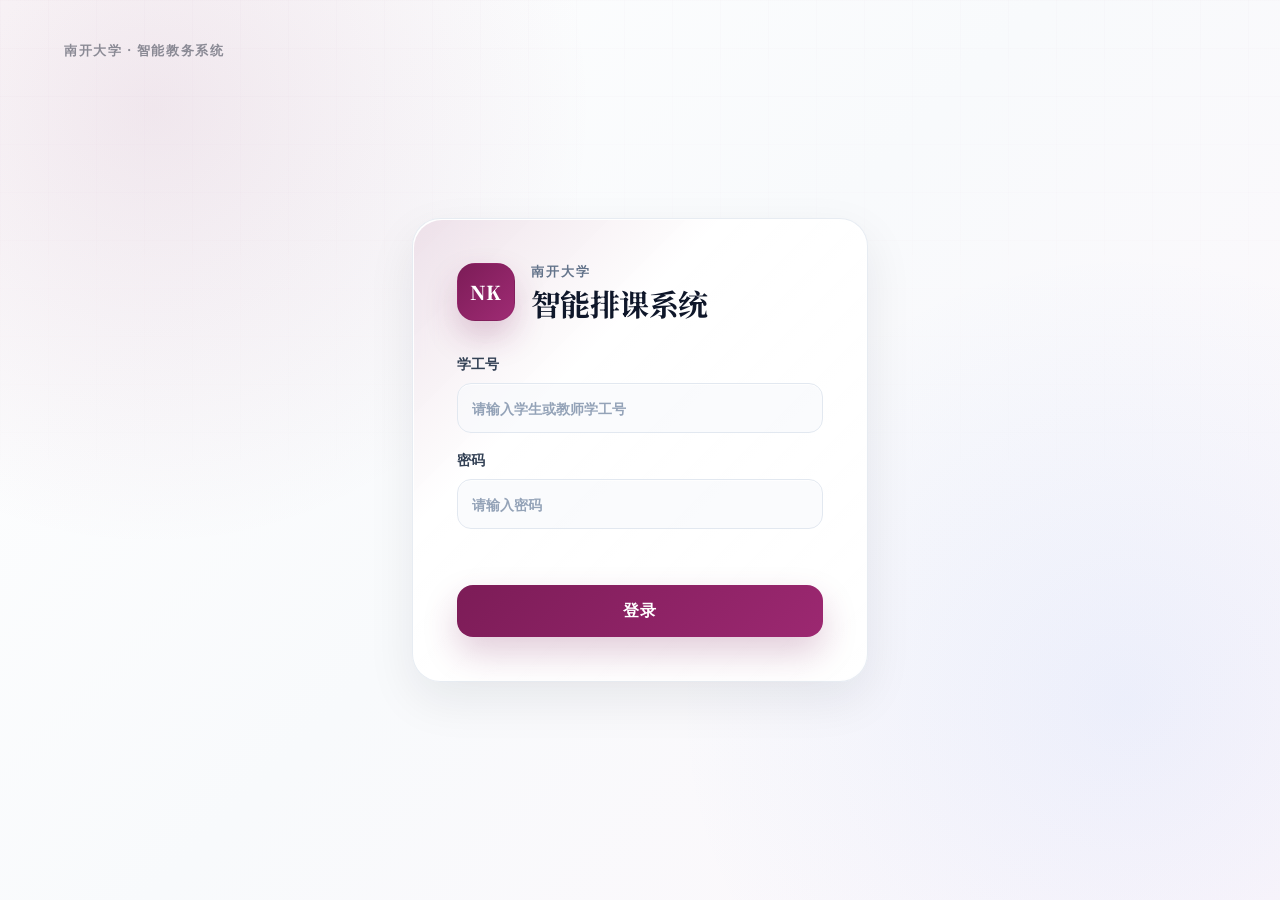
<file: web/login/index.html>
<!doctype html>
<html lang="zh-CN">
  <head>
    <meta charset="utf-8" />
    <meta name="viewport" content="width=device-width, initial-scale=1" />
    <title>南开大学学院级智能排课系统 - 登录</title>

    <link rel="preconnect" href="https://fonts.googleapis.com" />
    <link rel="preconnect" href="https://fonts.gstatic.com" crossorigin />
    <link href="https://fonts.googleapis.com/css2?family=Inter:wght@400;500;600;700;800;900&family=Noto+Serif+SC:wght@600;700;900&display=swap" rel="stylesheet" />
    <link rel="stylesheet" href="./styles.css" />
  </head>
  <body>
    <main class="login-page">
      <section class="login-panel" aria-labelledby="loginTitle">
        <div class="brand">
          <div class="brand-mark">NK</div>
          <div>
            <p>南开大学</p>
            <h1 id="loginTitle">智能排课系统</h1>
          </div>
        </div>

        <form id="loginForm" class="login-form">
          <label>
            学工号
            <input name="account" autocomplete="username" required placeholder="请输入学生或教师学工号" />
          </label>
          <label>
            密码
            <input name="password" type="password" autocomplete="current-password" required placeholder="请输入密码" />
          </label>

          <p id="loginMessage" class="message" aria-live="polite"></p>
          <button type="submit">登录</button>
        </form>
      </section>
    </main>

    <script src="./app.js"></script>
  </body>
</html>
</file>
<file: web/login/styles.css>
:root {
  color-scheme: light;
  --canvas: #f8fafc;
  --card: #ffffff;
  --ink: #0f172a;
  --muted: #64748b;
  --line: #e2e8f0;
  --primary: #7c1c57;
  --primary-dark: #641445;
  --primary-soft: #fae8f3;
  --danger: #b42318;
  --shadow-sm: 0 1px 2px rgba(15, 23, 42, 0.04);
  --shadow-md: 0 18px 48px rgba(15, 23, 42, 0.08);
  --shadow-lg: 0 28px 80px rgba(124, 28, 87, 0.16);
  --ease: all 0.4s cubic-bezier(0.16, 1, 0.3, 1);
}

* { box-sizing: border-box; }

html { min-width: 320px; background: var(--canvas); }

body {
  margin: 0;
  min-width: 320px;
  min-height: 100vh;
  background:
    radial-gradient(circle at 12% 12%, rgba(124, 28, 87, 0.10), transparent 32%),
    radial-gradient(circle at 88% 78%, rgba(59, 130, 246, 0.08), transparent 34%),
    linear-gradient(135deg, #ffffff 0%, var(--canvas) 48%, #fdf7fb 100%);
  color: var(--ink);
  font-family: Inter, ui-sans-serif, system-ui, -apple-system, BlinkMacSystemFont, "Segoe UI", "Microsoft YaHei", sans-serif;
  text-rendering: optimizeLegibility;
}

body::before {
  content: "";
  position: fixed;
  inset: 0;
  pointer-events: none;
  background-image:
    linear-gradient(rgba(124, 28, 87, 0.045) 1px, transparent 1px),
    linear-gradient(90deg, rgba(124, 28, 87, 0.04) 1px, transparent 1px);
  background-size: 48px 48px;
  mask-image: linear-gradient(to bottom, rgba(0,0,0,0.28), transparent 62%);
}

button, input { font: inherit; }
button, input, .login-panel, .brand-mark { transition: var(--ease); }

.login-page {
  position: relative;
  display: grid;
  min-height: 100vh;
  place-items: center;
  padding: clamp(22px, 5vw, 56px);
}

.login-page::before {
  content: "南开大学 · 智能教务系统";
  position: absolute;
  top: clamp(22px, 4vw, 42px);
  left: clamp(22px, 5vw, 64px);
  color: rgba(15, 23, 42, 0.46);
  font-size: 13px;
  font-weight: 700;
  letter-spacing: 0.12em;
}

.login-panel {
  position: relative;
  width: min(456px, 100%);
  border: 1px solid rgba(226, 232, 240, 0.82);
  border-radius: 28px;
  background: rgba(255, 255, 255, 0.88);
  padding: clamp(28px, 5vw, 44px);
  box-shadow: var(--shadow-md), inset 0 1px 0 rgba(255,255,255,0.9);
  backdrop-filter: blur(24px);
  animation: fadeInUp 0.75s cubic-bezier(0.16, 1, 0.3, 1) both;
}

.login-panel::after {
  content: "";
  position: absolute;
  inset: 1px;
  z-index: -1;
  border-radius: inherit;
  background: linear-gradient(135deg, rgba(124, 28, 87, 0.13), transparent 34%, rgba(255,255,255,0.5));
}

.brand {
  display: flex;
  gap: 16px;
  align-items: center;
  margin-bottom: 34px;
}

.brand-mark {
  display: grid;
  width: 58px;
  height: 58px;
  place-items: center;
  border: 1px solid rgba(124, 28, 87, 0.18);
  border-radius: 18px;
  background: linear-gradient(135deg, var(--primary), #9f2b74);
  color: #fff;
  box-shadow: 0 16px 32px rgba(124, 28, 87, 0.22);
  font-family: "Noto Serif SC", Georgia, serif;
  font-size: 19px;
  font-weight: 900;
  letter-spacing: 0.02em;
}

.brand p, .brand h1 { margin: 0; }
.brand p {
  color: var(--muted);
  font-size: 13px;
  font-weight: 700;
  letter-spacing: 0.16em;
}
.brand h1 {
  margin-top: 5px;
  color: var(--ink);
  font-family: "Noto Serif SC", Georgia, serif;
  font-size: clamp(23px, 5vw, 30px);
  line-height: 1.18;
  letter-spacing: -0.02em;
}

.login-form { display: grid; gap: 18px; }

label {
  display: grid;
  gap: 9px;
  color: #334155;
  font-size: 14px;
  font-weight: 700;
}

input {
  width: 100%;
  min-height: 50px;
  border: 1px solid var(--line);
  border-radius: 14px;
  padding: 12px 14px;
  color: var(--ink);
  background: rgba(248, 250, 252, 0.7);
  box-shadow: inset 0 1px 0 rgba(255,255,255,0.75);
}

input::placeholder { color: #94a3b8; }
input:hover { border-color: rgba(124, 28, 87, 0.28); background: #fff; }
input:focus {
  border-color: rgba(124, 28, 87, 0.62);
  outline: 0;
  background: #fff;
  box-shadow: 0 0 0 5px rgba(124, 28, 87, 0.10), 0 12px 30px rgba(15,23,42,0.05);
}

.message {
  min-height: 22px;
  margin: -2px 0 0;
  color: var(--danger);
  font-size: 14px;
  line-height: 1.55;
}
.message.neutral { color: var(--muted); }

.login-form > button {
  min-height: 52px;
  border: 0;
  border-radius: 16px;
  background: linear-gradient(135deg, var(--primary), #9c2871);
  color: #ffffff;
  font-weight: 900;
  letter-spacing: 0.04em;
  cursor: pointer;
  box-shadow: 0 16px 34px rgba(124, 28, 87, 0.22);
}
.login-form > button:hover {
  transform: translateY(-2px);
  box-shadow: var(--shadow-lg);
}
.login-form > button:active { transform: translateY(0); }

@keyframes fadeInUp {
  from { opacity: 0; transform: translateY(18px) scale(0.985); }
  to { opacity: 1; transform: translateY(0) scale(1); }
}

@media (max-width: 520px) {
  .login-page::before { display: none; }
  .login-panel { padding: 26px; border-radius: 22px; }
  .brand { align-items: flex-start; }
  .brand-mark { width: 52px; height: 52px; border-radius: 16px; }
}
</file>
<file: web/student/styles.css>
:root {
  color-scheme: light;
  --canvas: #f8fafc;
  --card: #ffffff;
  --ink: #0f172a;
  --muted: #64748b;
  --muted-strong: #334155;
  --line: #e2e8f0;
  --line-strong: #cbd5e1;
  --primary: #7c1c57;
  --primary-dark: #641445;
  --primary-soft: #fae8f3;
  --surface: #f8fafc;
  --surface-alt: #f1f5f9;
  --success: #15803d;
  --success-soft: #dcfce7;
  --warning: #b45309;
  --warning-soft: #fef3c7;
  --danger: #b91c1c;
  --danger-soft: #fee2e2;
  --focus: rgba(124, 28, 87, 0.14);
  --shadow-sm: 0 1px 2px rgba(15, 23, 42, 0.04);
  --shadow-md: 0 16px 42px rgba(15, 23, 42, 0.07);
  --shadow-lg: 0 24px 70px rgba(15, 23, 42, 0.12);
  --ease: all 0.4s cubic-bezier(0.16, 1, 0.3, 1);
}

* { box-sizing: border-box; }
html { min-width: 320px; background: var(--canvas); scroll-behavior: smooth; }
body {
  margin: 0;
  min-width: 320px;
  background:
    radial-gradient(circle at 8% -10%, rgba(124, 28, 87, 0.08), transparent 28%),
    radial-gradient(circle at 95% 10%, rgba(59, 130, 246, 0.045), transparent 28%),
    var(--canvas);
  color: var(--ink);
  font-family: Inter, ui-sans-serif, system-ui, -apple-system, BlinkMacSystemFont, "Segoe UI", "Microsoft YaHei", sans-serif;
  text-rendering: optimizeLegibility;
}
button, input, select, textarea { font: inherit; }
button { border: 0; cursor: pointer; }
button, input, select, .panel, .metric, .nav-tab, .course-card, .schedule-item, .slot-card, .badge, .identity-label { transition: var(--ease); }
button:disabled { cursor: wait; opacity: 0.68; }
button:focus-visible, input:focus-visible, select:focus-visible, a:focus-visible { outline: 4px solid var(--focus); outline-offset: 2px; }
h1, h2, h3, h4, p { margin-top: 0; }

.app-shell {
  display: grid;
  min-height: 100vh;
  grid-template-columns: 286px minmax(0, 1fr);
}
.app-shell.sidebar-collapsed { grid-template-columns: 88px minmax(0, 1fr); }

.sidebar {
  position: sticky;
  top: 0;
  height: 100vh;
  overflow-y: auto;
  padding: 24px 18px;
  background: rgba(255, 255, 255, 0.82);
  border-right: 1px solid var(--line);
  backdrop-filter: blur(24px);
  box-shadow: 8px 0 32px rgba(15, 23, 42, 0.04);
}
.brand {
  display: flex;
  gap: 13px;
  align-items: center;
  min-height: 62px;
  padding: 0 0 22px;
  border-bottom: 1px solid var(--line);
}
.brand-mark {
  display: grid;
  flex: 0 0 auto;
  width: 50px;
  height: 50px;
  place-items: center;
  border-radius: 17px;
  background: linear-gradient(135deg, var(--primary), #9d2a72);
  color: #fff;
  box-shadow: 0 16px 32px rgba(124, 28, 87, 0.20);
  font-family: "Noto Serif SC", Georgia, serif;
  font-size: 17px;
  font-weight: 900;
}
.brand h1 {
  margin: 0;
  color: var(--ink);
  font-family: "Noto Serif SC", Georgia, serif;
  font-size: 18px;
  line-height: 1.32;
  letter-spacing: -0.02em;
}
.brand p { margin: 4px 0 0; color: var(--muted); font-size: 12px; }
.sidebar-toggle {
  display: grid;
  flex: 0 0 auto;
  gap: 4px;
  width: 38px;
  height: 38px;
  margin-left: auto;
  place-content: center;
  border: 1px solid var(--line);
  border-radius: 14px;
  background: #fff;
  box-shadow: var(--shadow-sm);
}
.sidebar-toggle:hover { transform: translateY(-2px); border-color: rgba(124, 28, 87, 0.24); box-shadow: 0 12px 26px rgba(124, 28, 87, 0.10); }
.sidebar-toggle span { display: block; width: 17px; height: 2px; border-radius: 999px; background: var(--primary); }
.nav-tabs { display: grid; gap: 8px; margin-top: 22px; }
.nav-tab {
  width: 100%;
  min-height: 44px;
  border: 1px solid transparent;
  border-radius: 14px;
  padding: 11px 13px;
  background: transparent;
  color: var(--muted-strong);
  text-align: left;
  text-decoration: none;
  font-weight: 750;
}
.nav-tab:hover { transform: translateY(-1px); background: var(--surface); border-color: var(--line); color: var(--primary); box-shadow: var(--shadow-sm); }
.nav-tab.active {
  border-color: rgba(124, 28, 87, 0.16);
  background: var(--primary-soft);
  color: var(--primary-dark);
  box-shadow: 0 12px 28px rgba(124, 28, 87, 0.10);
}
.sidebar-collapsed .sidebar { padding: 20px 16px; }
.sidebar-collapsed .brand { justify-content: center; padding-bottom: 0; border-bottom: 0; }
.sidebar-collapsed .brand-mark, .sidebar-collapsed .brand h1, .sidebar-collapsed .brand p, .sidebar-collapsed .nav-tabs { display: none; }
.sidebar-collapsed .sidebar-toggle { margin-left: 0; }

.workspace { min-width: 0; padding: 36px clamp(22px, 4vw, 56px) 48px; overflow: auto; }
.topbar, .section-heading, .panel-title, .topbar-actions, .course-head, .course-meta, .tag-row, .scheduler-panel { display: flex; justify-content: space-between; gap: 16px; align-items: center; }
.topbar {
  position: relative;
  margin-bottom: 24px;
  padding: 24px;
  border: 1px solid var(--line);
  border-radius: 28px;
  background: rgba(255, 255, 255, 0.82);
  box-shadow: var(--shadow-md);
  backdrop-filter: blur(22px);
  animation: fadeInUp 0.64s cubic-bezier(0.16, 1, 0.3, 1) both;
}
.topbar::after {
  content: "";
  position: absolute;
  left: 24px;
  bottom: 0;
  width: 80px;
  height: 3px;
  border-radius: 999px 999px 0 0;
  background: linear-gradient(90deg, var(--primary), #c04c93);
}
.topbar-actions { flex-wrap: wrap; justify-content: flex-end; }
.identity-label {
  display: inline-flex;
  align-items: center;
  min-height: 36px;
  border: 1px solid var(--line);
  border-radius: 999px;
  background: #fff;
  color: var(--muted-strong);
  padding: 7px 13px;
  font-size: 14px;
  font-weight: 700;
  box-shadow: var(--shadow-sm);
}
.eyebrow { margin: 0 0 7px; color: var(--primary); font-size: 12px; font-weight: 900; letter-spacing: 0.13em; text-transform: uppercase; }
.topbar h2 { margin-bottom: 0; color: var(--ink); font-family: "Noto Serif SC", Georgia, serif; font-size: clamp(30px, 4vw, 52px); line-height: 1.05; letter-spacing: -0.04em; }
.section-heading { margin: 30px 0 16px; align-items: flex-start; }
.section-heading h3 { margin-bottom: 0; font-family: "Noto Serif SC", Georgia, serif; font-size: 25px; line-height: 1.18; letter-spacing: -0.02em; }
.section-heading p { max-width: 760px; margin: 8px 0 0; color: var(--muted); line-height: 1.75; }

.metric-grid { display: grid; grid-template-columns: repeat(6, minmax(96px, 1fr)); gap: 14px; margin-bottom: 28px; }
.metric {
  min-width: 0;
  border: 1px solid var(--line);
  border-radius: 22px;
  background: #fff;
  padding: 18px 18px 16px;
  color: var(--ink);
  text-align: left;
  font: inherit;
  box-shadow: var(--shadow-sm);
  animation: fadeInUp 0.6s cubic-bezier(0.16, 1, 0.3, 1) both;
}
.metric:hover { transform: translateY(-4px); border-color: rgba(124, 28, 87, 0.24); box-shadow: 0 20px 44px rgba(15, 23, 42, 0.10); }
.metric.active { border-color: rgba(124, 28, 87, 0.32); background: linear-gradient(135deg, #fff, var(--primary-soft)); color: var(--primary-dark); }
.metric span { display: block; font-size: 32px; font-weight: 900; line-height: 1; letter-spacing: -0.04em; }
.metric small { display: block; margin-top: 9px; color: var(--muted); font-size: 13px; font-weight: 800; }
.metric.active small { color: rgba(100, 20, 69, 0.72); }

.view { display: none; }
.view.active { display: block; animation: fadeInUp 0.5s cubic-bezier(0.16, 1, 0.3, 1) both; }
.student-view-hidden { display: none !important; }
.active-student-view { animation: fadeInUp 0.45s cubic-bezier(0.16, 1, 0.3, 1) both; }
.overview-grid, .issue-layout, .student-grid { display: grid; grid-template-columns: repeat(2, minmax(0, 1fr)); gap: 18px; }
.student-grid { grid-template-columns: 380px minmax(0, 1fr); align-items: start; }
.student-grid.single-view { grid-template-columns: 1fr; }
.student-grid.single-view .panel { grid-column: 1 / -1; grid-row: auto; }
.overview-detail-panel, .student-summary { margin-top: 18px; margin-bottom: 18px; }
.panel {
  border: 1px solid var(--line);
  border-radius: 24px;
  background: #fff;
  padding: 20px;
  box-shadow: var(--shadow-sm);
}
.panel:hover { box-shadow: var(--shadow-md); }
.panel-title { border-bottom: 1px solid var(--line); padding-bottom: 14px; margin-bottom: 14px; }
.panel h4 { margin-bottom: 0; color: var(--ink); font-size: 17px; line-height: 1.35; font-weight: 850; }
.panel-title span, label, .detail-list dt, .inline-filter { color: var(--muted); }

.actions { display: flex; gap: 10px; flex-wrap: wrap; align-items: center; }
.primary-button, .secondary-button, .ghost-button, .text-button, .form-grid > button, .settings-form + button, .login-form > button {
  min-height: 42px;
  border-radius: 14px;
  padding: 10px 15px;
  font-weight: 850;
  cursor: pointer;
}
.primary-button, .form-grid > button {
  border: 1px solid rgba(124, 28, 87, 0.12);
  background: linear-gradient(135deg, var(--primary), #9f2b74);
  color: #fff;
  box-shadow: 0 14px 28px rgba(124, 28, 87, 0.18);
}
.secondary-button {
  border: 1px solid rgba(124, 28, 87, 0.16);
  background: var(--primary-soft);
  color: var(--primary-dark);
}
.ghost-button, .text-button {
  border: 1px solid var(--line);
  background: #fff;
  color: var(--muted-strong);
  box-shadow: var(--shadow-sm);
}
.primary-button:hover, .secondary-button:hover, .ghost-button:hover, .text-button:hover, .form-grid > button:hover { transform: translateY(-2px); box-shadow: 0 18px 42px rgba(15, 23, 42, 0.10); }
.text-button { min-height: 32px; padding: 6px 10px; color: var(--primary); }

.form-grid, .settings-form { display: grid; grid-template-columns: repeat(2, minmax(0, 1fr)); gap: 16px; }
.settings-form { grid-template-columns: 1fr; }
label { display: grid; gap: 8px; font-size: 13px; font-weight: 800; }
input, select {
  width: 100%;
  min-height: 44px;
  border: 1px solid var(--line);
  border-radius: 14px;
  padding: 10px 12px;
  background: var(--surface);
  color: var(--ink);
}
input:hover, select:hover { background: #fff; border-color: rgba(124, 28, 87, 0.25); }
input:focus, select:focus { border-color: rgba(124, 28, 87, 0.62); background: #fff; outline: 0; box-shadow: 0 0 0 5px var(--focus); }
.checkbox-row { display: flex; align-items: center; gap: 10px; color: var(--muted-strong); }
.checkbox-row input { width: 18px; min-height: 18px; accent-color: var(--primary); }
.wide { grid-column: 1 / -1; }
.wide-panel { grid-column: 1 / -1; }

.detail-list { display: grid; gap: 12px; margin: 0; }
.detail-list div { display: grid; gap: 4px; padding: 12px; border: 1px solid var(--line); border-radius: 16px; background: var(--surface); }
.detail-list dt { font-size: 12px; font-weight: 850; }
.detail-list dd { margin: 0; color: var(--ink); font-weight: 800; }
.profile-block { display: grid; gap: 14px; }
.profile-list { grid-template-columns: repeat(3, minmax(0, 1fr)); }

.table-wrap { width: 100%; overflow-x: auto; border: 1px solid var(--line); border-radius: 18px; background: #fff; }
table { width: 100%; min-width: 760px; border-collapse: collapse; }
th, td { border-bottom: 1px solid var(--line); padding: 13px 14px; text-align: left; vertical-align: top; }
th { color: var(--muted); background: var(--surface); font-size: 12px; font-weight: 900; letter-spacing: 0.04em; }
td { color: var(--muted-strong); font-size: 14px; line-height: 1.55; }
tbody tr:hover { background: #fdf7fb; }
tbody tr:last-child td { border-bottom: 0; }
.row-actions { display: flex; gap: 8px; flex-wrap: wrap; }
.course-head .row-actions {
  justify-content: flex-end;
  align-items: flex-start;
  max-width: 520px;
}
.course-head .row-actions .text-button {
  border-radius: 999px;
  background: rgba(255, 255, 255, 0.88);
  white-space: nowrap;
}
.course-head .row-actions .text-button:hover {
  transform: translateY(-3px);
}

.result-strip, .empty-state, .run-log {
  border: 1px solid var(--line);
  border-radius: 18px;
  background: var(--surface);
  color: var(--muted-strong);
  padding: 14px;
  line-height: 1.7;
}
.result-strip.success {
  border-color: rgba(21, 128, 61, 0.22);
  background: var(--success-soft);
  color: var(--success);
}
.result-strip.danger {
  border-color: rgba(185, 28, 28, 0.22);
  background: var(--danger-soft);
  color: var(--danger);
}
.run-log {
  min-height: 190px;
  max-height: 340px;
  overflow: auto;
  white-space: pre-wrap;
  font-family: "SFMono-Regular", Consolas, "Liberation Mono", Menlo, monospace;
  font-size: 13px;
  background: #0f172a;
  color: #e2e8f0;
  border-color: rgba(15, 23, 42, 0.12);
  box-shadow: inset 0 1px 0 rgba(255,255,255,0.08);
}
.empty-state { display: grid; min-height: 92px; place-items: center; color: var(--muted); text-align: center; }

.badge {
  display: inline-flex;
  align-items: center;
  min-height: 28px;
  border: 1px solid currentColor;
  border-radius: 999px;
  padding: 4px 10px;
  font-size: 13px;
  font-weight: 850;
}
.badge.success { color: var(--success); background: var(--success-soft); }
.badge.danger { color: var(--danger); background: var(--danger-soft); }
.badge.warning { color: var(--warning); background: var(--warning-soft); }
.badge.neutral { color: var(--muted-strong); background: var(--surface-alt); }

.option-grid { display: grid; grid-template-columns: repeat(3, minmax(0, 1fr)); gap: 12px; }
.segmented { display: inline-flex; gap: 8px; padding: 6px; border: 1px solid var(--line); border-radius: 18px; background: var(--surface); }
.segmented button { min-height: 36px; border-radius: 12px; padding: 8px 12px; background: transparent; color: var(--muted-strong); font-weight: 850; }
.segmented button.selected { background: #fff; color: var(--primary); box-shadow: var(--shadow-sm); }
.scheduler-panel { align-items: flex-start; }
.inline-filter { display: flex; align-items: center; gap: 10px; font-size: 14px; }
.inline-filter input { min-width: 260px; }
.inline-filter select { min-width: 120px; }
.is-hidden { display: none !important; }

/* Student recommendation */
.schedule-list, .recommendation-list, .compact-list { display: grid; gap: 14px; }
.schedule-item, .course-card {
  position: relative;
  border: 1px solid var(--line);
  border-radius: 20px;
  background: #fff;
  padding: 16px 16px 16px 20px;
  box-shadow: var(--shadow-sm);
  overflow: hidden;
}
.schedule-item::before, .course-card::before {
  content: "";
  position: absolute;
  inset: 14px auto 14px 0;
  width: 4px;
  border-radius: 999px;
  background: var(--primary);
}
.schedule-item:hover, .course-card:hover { transform: translateY(-3px); box-shadow: var(--shadow-md); border-color: rgba(124, 28, 87, 0.18); }
.schedule-item strong, .course-card strong { display: block; color: var(--ink); font-size: 16px; line-height: 1.35; }
.schedule-item span, .course-card span { color: var(--muted); line-height: 1.6; }
.course-head { align-items: flex-start; }
.course-meta { justify-content: flex-start; flex-wrap: wrap; gap: 7px; margin-top: 6px; font-size: 13px; }
.meta-dot { color: #cbd5e1 !important; }
.score {
  flex: 0 0 auto;
  border-radius: 999px;
  background: var(--primary-soft);
  color: var(--primary-dark) !important;
  padding: 6px 12px;
  font-size: 13px;
  font-weight: 900;
  box-shadow: inset 0 0 0 1px rgba(124, 28, 87, 0.08);
}
.recommend-actions {
  display: grid;
  justify-items: end;
  gap: 10px;
  flex: 0 0 auto;
}
.select-button {
  min-height: 34px;
  padding: 7px 12px;
}
.tag-row, .course-reasons { flex-wrap: wrap; justify-content: flex-start; gap: 8px; margin-top: 12px; }
.course-reasons { display: grid; color: var(--muted); font-size: 13px; line-height: 1.65; }
.recommendations-panel { min-width: 0; }
.selection-feedback {
  margin-top: 12px;
  border: 1px solid var(--line);
  border-radius: 16px;
  background: var(--surface);
  color: var(--muted-strong);
  padding: 12px 13px;
  font-size: 13px;
  font-weight: 800;
  line-height: 1.55;
}
.selection-feedback.success {
  border-color: rgba(21, 128, 61, 0.22);
  background: var(--success-soft);
  color: var(--success);
}
.selection-feedback.danger {
  border-color: rgba(185, 28, 28, 0.22);
  background: var(--danger-soft);
  color: var(--danger);
}

.catalog-panel, .recommendations-panel { min-width: 0; }
.catalog-panel { grid-column: 2; grid-row: span 3; }
.completed-panel, .fixed-panel, .schedule-panel { min-width: 0; }
.setting-actions { margin-top: 14px; }
.filter-grid {
  display: grid;
  grid-template-columns: minmax(180px, 1fr) minmax(150px, 0.5fr) minmax(150px, 0.5fr);
  gap: 12px;
  margin-bottom: 14px;
}
.compact-item {
  display: flex;
  align-items: center;
  justify-content: space-between;
  gap: 12px;
  border: 1px solid var(--line);
  border-radius: 18px;
  background: var(--surface);
  padding: 13px 14px;
  box-shadow: var(--shadow-sm);
}
.compact-item:hover {
  transform: translateY(-2px);
  border-color: rgba(124, 28, 87, 0.18);
  background: #fff;
  box-shadow: var(--shadow-md);
}
.compact-item strong {
  display: block;
  color: var(--ink);
  font-size: 14px;
  line-height: 1.35;
}
.compact-item span {
  display: block;
  margin-top: 4px;
  color: var(--muted);
  font-size: 13px;
  line-height: 1.45;
}
.text-button.danger { color: var(--danger); }
.row-actions .text-button { white-space: nowrap; }
.muted-text {
  color: var(--muted);
  font-size: 13px;
  font-weight: 800;
}

/* Teacher overview detail */
.overview-detail-body { margin-top: 14px; overflow-x: auto; }
.overview-detail-table { min-width: 560px; }
.overview-room-cell { display: flex; gap: 8px; align-items: center; }
.overview-room-cell.repeat { padding-left: 40px; }
.room-toggle { display: inline-grid; flex: 0 0 auto; width: 26px; height: 26px; place-items: center; border: 1px solid rgba(124,28,87,0.22); border-radius: 999px; background: var(--primary-soft); color: var(--primary); font-weight: 900; }
.room-toggle:hover { transform: translateY(-1px); background: var(--primary); color: #fff; }

.metrics-detail, .issue-list, .suggestion-list { display: grid; gap: 12px; }
.metric-detail, .issue-item, .suggestion-item {
  border: 1px solid var(--line);
  border-radius: 18px;
  background: var(--surface);
  padding: 14px;
  line-height: 1.65;
}
.metric-detail strong, .issue-item strong, .suggestion-item strong { color: var(--ink); }
.issue-item.danger { border-color: rgba(185,28,28,0.24); background: var(--danger-soft); }
.issue-item.warning { border-color: rgba(180,83,9,0.24); background: var(--warning-soft); }

/* CodyHouse-inspired timetable */
.timetable-panel { overflow: hidden; }
.timetable-grid {
  display: grid;
  grid-template-columns: 96px repeat(7, minmax(150px, 1fr));
  gap: 8px;
  min-width: 1160px;
  padding: 4px;
  overflow: visible;
}
.timetable-panel { overflow-x: auto; }
.day-cell, .time-cell, .slot-cell {
  border: 0;
  border-radius: 16px;
}
.day-cell {
  position: sticky;
  top: 0;
  z-index: 2;
  min-height: 42px;
  display: grid;
  place-items: center;
  background: #fff;
  color: var(--muted-strong);
  font-size: 13px;
  font-weight: 900;
  box-shadow: var(--shadow-sm);
}
.time-cell {
  position: sticky;
  left: 0;
  z-index: 1;
  min-height: 104px;
  display: grid;
  align-content: center;
  gap: 4px;
  padding: 12px;
  background: #fff;
  box-shadow: var(--shadow-sm);
}
.time-cell span { color: var(--ink); font-size: 13px; font-weight: 900; }
.time-cell small { color: var(--muted); font-size: 11px; line-height: 1.35; }
.time-cell.morning-section { background: linear-gradient(135deg, #fff, #f8fafc); }
.time-cell.afternoon-section { background: linear-gradient(135deg, #fff, #fdf7fb); }
.time-cell.evening-section { background: linear-gradient(135deg, #fff, #f5f3ff); }
.slot-cell {
  min-height: 104px;
  padding: 8px;
  background: rgba(241, 245, 249, 0.66);
  outline: 1px solid rgba(226, 232, 240, 0.58);
  outline-offset: -1px;
}
.slot-card {
  position: relative;
  display: grid;
  gap: 4px;
  min-height: 84px;
  border: 1px solid rgba(226, 232, 240, 0.94);
  border-radius: 16px;
  background: #fff;
  padding: 10px 10px 10px 14px;
  box-shadow: 0 8px 22px rgba(15, 23, 42, 0.07);
  transform-origin: center;
}
.slot-card::before {
  content: "";
  position: absolute;
  top: 10px;
  bottom: 10px;
  left: 0;
  width: 4px;
  border-radius: 999px;
  background: var(--primary);
}
.slot-card:hover { transform: scale(1.02); border-color: rgba(124, 28, 87, 0.20); box-shadow: 0 18px 40px rgba(15, 23, 42, 0.13); }
.slot-card strong { color: var(--ink); font-size: 13px; line-height: 1.35; }
.slot-card span { color: var(--muted); font-size: 12px; line-height: 1.35; }
.slot-card.fixed-slot::before, .month-course.fixed-slot::before { background: var(--warning); }
.slot-card.fixed-slot {
  border-color: rgba(180, 83, 9, 0.22);
  background: linear-gradient(135deg, #fff, var(--warning-soft));
}
.timetable-toolbar {
  display: flex;
  align-items: center;
  justify-content: space-between;
  gap: 12px;
  margin-bottom: 14px;
  flex-wrap: wrap;
}
.timetable-detail { margin-top: 14px; }
.timetable-grid.day-view {
  grid-template-columns: 96px minmax(260px, 1fr);
  min-width: 520px;
}
.timetable-grid.month-view {
  grid-template-columns: 96px repeat(7, minmax(132px, 1fr));
  min-width: 1060px;
}
.month-heading, .month-week-label, .month-cell {
  border-radius: 16px;
  border: 1px solid var(--line);
  background: #fff;
  box-shadow: var(--shadow-sm);
}
.month-heading {
  display: grid;
  min-height: 42px;
  place-items: center;
  color: var(--muted-strong);
  font-size: 13px;
  font-weight: 900;
}
.month-week-label {
  display: grid;
  min-height: 132px;
  place-items: center;
  background: var(--surface);
  color: var(--primary-dark);
  font-size: 13px;
  font-weight: 900;
}
.month-cell {
  display: grid;
  align-content: start;
  gap: 8px;
  min-height: 132px;
  padding: 10px;
  background: rgba(241, 245, 249, 0.66);
}
.month-cell > strong {
  color: var(--ink);
  font-size: 13px;
}
.month-cell > span {
  color: var(--muted);
  font-size: 12px;
}
.month-course {
  position: relative;
  display: grid;
  gap: 3px;
  border: 1px solid rgba(226, 232, 240, 0.94);
  border-radius: 14px;
  background: #fff;
  padding: 8px 8px 8px 12px;
  overflow: hidden;
}
.month-course::before {
  content: "";
  position: absolute;
  inset: 8px auto 8px 0;
  width: 3px;
  border-radius: 999px;
  background: var(--primary);
}
.month-course b {
  color: var(--ink);
  font-size: 12px;
  line-height: 1.35;
}
.month-course span {
  color: var(--muted);
  font-size: 11px;
}

@keyframes fadeInUp { from { opacity: 0; transform: translateY(14px); } to { opacity: 1; transform: translateY(0); } }

@media (max-width: 1100px) {
  .app-shell, .app-shell.sidebar-collapsed { grid-template-columns: 1fr; }
  .sidebar { position: relative; height: auto; padding: 18px; border-right: 0; border-bottom: 1px solid var(--line); }
  .brand { padding-bottom: 14px; }
  .nav-tabs { grid-template-columns: repeat(4, minmax(130px, 1fr)); overflow-x: auto; }
  .sidebar-collapsed .brand-mark, .sidebar-collapsed .brand h1, .sidebar-collapsed .brand p, .sidebar-collapsed .nav-tabs { display: inherit; }
  .sidebar-collapsed .brand { justify-content: flex-start; padding-bottom: 14px; border-bottom: 1px solid var(--line); }
  .sidebar-collapsed .sidebar-toggle { margin-left: auto; }
  .metric-grid { grid-template-columns: repeat(3, minmax(0, 1fr)); }
  .overview-grid, .issue-layout, .student-grid { grid-template-columns: 1fr; }
  .catalog-panel { grid-column: auto; grid-row: auto; }
}
@media (max-width: 720px) {
  .workspace { padding: 22px 16px 34px; }
  .topbar { align-items: flex-start; flex-direction: column; padding: 20px; border-radius: 22px; }
  .topbar-actions { justify-content: flex-start; }
  .metric-grid { grid-template-columns: repeat(2, minmax(0, 1fr)); }
  .form-grid, .profile-list, .option-grid, .filter-grid { grid-template-columns: 1fr; }
  .nav-tabs { grid-template-columns: repeat(2, minmax(130px, 1fr)); }
  .section-heading, .panel-title, .scheduler-panel { align-items: flex-start; flex-direction: column; }
  .inline-filter { width: 100%; align-items: stretch; flex-direction: column; }
  .inline-filter input { min-width: 0; }
  .timetable-toolbar { align-items: stretch; flex-direction: column; }
  .segmented { width: 100%; justify-content: space-between; }
  .segmented button { flex: 1; }
  .course-head { flex-direction: column; }
  .recommend-actions { width: 100%; justify-items: start; }
  .compact-item { align-items: flex-start; flex-direction: column; }
}
@media (max-width: 460px) {
  .metric-grid { grid-template-columns: 1fr; }
  .nav-tabs { grid-template-columns: 1fr; }
  .panel { padding: 16px; border-radius: 20px; }
}

/* Student portal visual refinement aligned with the teacher design system. */
* {
  scrollbar-width: thin;
  scrollbar-color: var(--line-strong) transparent;
}
::-webkit-scrollbar { width: 6px; height: 6px; }
::-webkit-scrollbar-track { background: transparent; }
::-webkit-scrollbar-thumb { background: var(--line-strong); border-radius: 999px; }
::-webkit-scrollbar-thumb:hover { background: var(--primary); }

.brand h1,
.topbar h2,
.section-heading h3 {
  letter-spacing: 0;
}

.topbar::after {
  width: 132px;
  background: linear-gradient(90deg, var(--primary), #c04c93, rgba(59, 130, 246, 0.72));
}

button:hover,
.nav-tab:hover,
.course-card:hover,
.schedule-item:hover,
.compact-item:hover,
.month-cell:hover,
.month-course:hover,
.slot-card:hover,
.badge:hover {
  transform: translateY(-3px);
}

button:hover,
.nav-tab:hover,
.course-card:hover,
.schedule-item:hover,
.compact-item:hover,
.month-cell:hover,
.month-course:hover,
.slot-card:hover {
  box-shadow: var(--shadow-md);
}

button:focus-visible,
input:focus-visible,
select:focus-visible,
a:focus-visible {
  outline: 0;
  box-shadow: 0 0 0 5px var(--focus);
}

input,
select,
.filter-grid input,
.filter-grid select {
  background: rgba(255, 255, 255, 0.92);
  box-shadow: inset 0 1px 0 rgba(255, 255, 255, 0.72);
}

.filter-grid input:hover,
.filter-grid select:hover,
input:hover,
select:hover {
  border-color: rgba(124, 28, 87, 0.28);
}

.segmented {
  gap: 6px;
  border-radius: 999px;
  background: rgba(248, 250, 252, 0.88);
  box-shadow: inset 0 1px 2px rgba(15, 23, 42, 0.04);
}

.segmented button {
  border-radius: 999px;
  padding-inline: 14px;
}

.segmented button.selected {
  background: #fff;
  color: var(--primary-dark);
  box-shadow: var(--shadow-sm);
}

.selection-feedback {
  border-left: 4px solid var(--line-strong);
  background: rgba(248, 250, 252, 0.86);
  box-shadow: var(--shadow-sm);
}

.selection-feedback.success {
  border-color: rgba(21, 128, 61, 0.22);
  border-left-color: var(--success);
  background: var(--success-soft);
  color: #166534;
}

.selection-feedback.danger {
  border-color: rgba(185, 28, 28, 0.22);
  border-left-color: var(--danger);
  background: var(--danger-soft);
  color: #991b1b;
}

.recommendation-list,
.timetable-panel {
  scrollbar-width: thin;
  scrollbar-color: var(--line-strong) transparent;
}

.course-card,
.schedule-item {
  background: #fff;
  box-shadow: var(--shadow-sm);
}

.course-card.fixed-slot,
.schedule-item.fixed-slot,
.slot-card.fixed-slot,
.month-course.fixed-slot {
  border-color: rgba(217, 119, 6, 0.28);
  background: linear-gradient(135deg, #fff, #fffbeb);
}

.course-card.fixed-slot::before,
.schedule-item.fixed-slot::before,
.slot-card.fixed-slot::before,
.month-course.fixed-slot::before {
  background: #d97706;
}

.slot-card:hover {
  border-color: rgba(124, 28, 87, 0.20);
}

.slot-card.fixed-slot:hover,
.course-card.fixed-slot:hover,
.schedule-item.fixed-slot:hover,
.month-course.fixed-slot:hover {
  border-color: rgba(217, 119, 6, 0.42);
  box-shadow: 0 18px 40px rgba(217, 119, 6, 0.14);
}

.month-cell {
  border: 1px solid var(--line);
  background: rgba(255, 255, 255, 0.86);
  box-shadow: var(--shadow-sm);
}

.month-course {
  border: 1px solid rgba(226, 232, 240, 0.94);
  background: #fff;
  box-shadow: var(--shadow-sm);
}

.month-course:hover {
  border-color: rgba(124, 28, 87, 0.20);
}

.timetable-panel,
.recommendation-list {
  padding-bottom: 2px;
}

/* Nankai purple visual guard */
html {
  scrollbar-width: thin;
  scrollbar-color: rgba(124, 28, 87, 0.32) transparent;
}
body {
  background:
    radial-gradient(circle at 8% -10%, rgba(124, 28, 87, 0.09), transparent 30%),
    radial-gradient(circle at 92% 8%, rgba(59, 130, 246, 0.055), transparent 28%),
    radial-gradient(circle at 88% 88%, rgba(124, 28, 87, 0.045), transparent 34%),
    #f8fafc;
}
::-webkit-scrollbar { width: 6px; height: 6px; }
::-webkit-scrollbar-track { background: transparent; }
::-webkit-scrollbar-thumb { background: rgba(124, 28, 87, 0.28); border-radius: 999px; }
::-webkit-scrollbar-thumb:hover { background: var(--primary); }
.brand-mark,
.topbar h2 {
  font-family: "Noto Serif SC", Georgia, "Times New Roman", serif;
  letter-spacing: 0;
}
.metric-grid {
  gap: 14px;
  margin-bottom: 28px;
}
.student-grid {
  gap: 28px;
}
.panel,
.metric,
.table-wrap,
.schedule-item,
.course-card,
.slot-card,
.compact-item,
.selection-feedback,
.month-cell,
.month-course {
  background: #ffffff;
  border-color: #e2e8f0;
}
.panel:hover,
.metric:hover,
.schedule-item:hover,
.course-card:hover {
  transform: translateY(-3px);
  box-shadow: var(--shadow-md);
}
.timetable-grid {
  gap: 8px;
  background: transparent;
}
.day-cell,
.time-cell,
.slot-cell,
.month-day {
  border: 0;
}
.slot-cell,
.month-cell {
  background: rgba(255, 255, 255, 0.78);
}
.morning-section {
  background: linear-gradient(135deg, #ffffff, rgba(250, 232, 243, 0.72));
}
.afternoon-section {
  background: linear-gradient(135deg, #ffffff, rgba(219, 234, 254, 0.70));
}
.evening-section {
  background: linear-gradient(135deg, #ffffff, rgba(243, 232, 255, 0.70));
}
.slot-card {
  overflow: hidden;
  background: #ffffff;
  border: 1px solid #e2e8f0;
  box-shadow: var(--shadow-sm);
}
.slot-card::before,
.course-card::before {
  width: 4px;
  background: var(--primary);
}
.slot-card:hover {
  transform: scale(1.02);
  box-shadow: 0 18px 40px rgba(124, 28, 87, 0.14);
}
.selection-feedback.danger {
  border-left-color: var(--danger);
  background: linear-gradient(135deg, #fff, rgba(254, 226, 226, 0.78));
}
</file>
<file: web/teacher/styles.css>
:root {
  color-scheme: light;
  --canvas: #f8fafc;
  --card: #ffffff;
  --ink: #0f172a;
  --muted: #64748b;
  --muted-strong: #334155;
  --line: #e2e8f0;
  --line-strong: #cbd5e1;
  --primary: #7c1c57;
  --primary-dark: #641445;
  --primary-soft: #fae8f3;
  --surface: #f8fafc;
  --surface-alt: #f1f5f9;
  --success: #15803d;
  --success-soft: #dcfce7;
  --warning: #b45309;
  --warning-soft: #fef3c7;
  --danger: #b91c1c;
  --danger-soft: #fee2e2;
  --focus: rgba(124, 28, 87, 0.14);
  --shadow-sm: 0 1px 2px rgba(15, 23, 42, 0.04);
  --shadow-md: 0 16px 42px rgba(15, 23, 42, 0.07);
  --shadow-lg: 0 24px 70px rgba(15, 23, 42, 0.12);
  --ease: all 0.4s cubic-bezier(0.16, 1, 0.3, 1);
}

* { box-sizing: border-box; }
html { min-width: 320px; background: var(--canvas); scroll-behavior: smooth; }
body {
  margin: 0;
  min-width: 320px;
  background:
    radial-gradient(circle at 8% -10%, rgba(124, 28, 87, 0.08), transparent 28%),
    radial-gradient(circle at 95% 10%, rgba(59, 130, 246, 0.045), transparent 28%),
    var(--canvas);
  color: var(--ink);
  font-family: Inter, ui-sans-serif, system-ui, -apple-system, BlinkMacSystemFont, "Segoe UI", "Microsoft YaHei", sans-serif;
  text-rendering: optimizeLegibility;
}
button, input, select, textarea { font: inherit; }
button { border: 0; cursor: pointer; }
button, input, select, .panel, .metric, .nav-tab, .course-card, .schedule-item, .slot-card, .badge, .identity-label { transition: var(--ease); }
button:disabled { cursor: wait; opacity: 0.68; }
button:focus-visible, input:focus-visible, select:focus-visible, a:focus-visible { outline: 4px solid var(--focus); outline-offset: 2px; }
h1, h2, h3, h4, p { margin-top: 0; }

.app-shell {
  display: grid;
  min-height: 100vh;
  grid-template-columns: 286px minmax(0, 1fr);
}
.app-shell.sidebar-collapsed { grid-template-columns: 88px minmax(0, 1fr); }

.sidebar {
  position: sticky;
  top: 0;
  height: 100vh;
  overflow-y: auto;
  padding: 24px 18px;
  background: rgba(255, 255, 255, 0.82);
  border-right: 1px solid var(--line);
  backdrop-filter: blur(24px);
  box-shadow: 8px 0 32px rgba(15, 23, 42, 0.04);
}
.brand {
  display: flex;
  gap: 13px;
  align-items: center;
  min-height: 62px;
  padding: 0 0 22px;
  border-bottom: 1px solid var(--line);
}
.brand-mark {
  display: grid;
  flex: 0 0 auto;
  width: 50px;
  height: 50px;
  place-items: center;
  border-radius: 17px;
  background: linear-gradient(135deg, var(--primary), #9d2a72);
  color: #fff;
  box-shadow: 0 16px 32px rgba(124, 28, 87, 0.20);
  font-family: "Noto Serif SC", Georgia, serif;
  font-size: 17px;
  font-weight: 900;
}
.brand h1 {
  margin: 0;
  color: var(--ink);
  font-family: "Noto Serif SC", Georgia, serif;
  font-size: 18px;
  line-height: 1.32;
  letter-spacing: -0.02em;
}
.brand p { margin: 4px 0 0; color: var(--muted); font-size: 12px; }
.sidebar-toggle {
  display: grid;
  flex: 0 0 auto;
  gap: 4px;
  width: 38px;
  height: 38px;
  margin-left: auto;
  place-content: center;
  border: 1px solid var(--line);
  border-radius: 14px;
  background: #fff;
  box-shadow: var(--shadow-sm);
}
.sidebar-toggle:hover { transform: translateY(-2px); border-color: rgba(124, 28, 87, 0.24); box-shadow: 0 12px 26px rgba(124, 28, 87, 0.10); }
.sidebar-toggle span { display: block; width: 17px; height: 2px; border-radius: 999px; background: var(--primary); }
.nav-tabs { display: grid; gap: 8px; margin-top: 22px; }
.nav-tab {
  width: 100%;
  min-height: 44px;
  border: 1px solid transparent;
  border-radius: 14px;
  padding: 11px 13px;
  background: transparent;
  color: var(--muted-strong);
  text-align: left;
  text-decoration: none;
  font-weight: 750;
}
.nav-tab:hover { transform: translateY(-1px); background: var(--surface); border-color: var(--line); color: var(--primary); box-shadow: var(--shadow-sm); }
.nav-tab.active {
  border-color: rgba(124, 28, 87, 0.16);
  background: var(--primary-soft);
  color: var(--primary-dark);
  box-shadow: 0 12px 28px rgba(124, 28, 87, 0.10);
}
.sidebar-collapsed .sidebar { padding: 20px 16px; }
.sidebar-collapsed .brand { justify-content: center; padding-bottom: 0; border-bottom: 0; }
.sidebar-collapsed .brand-mark, .sidebar-collapsed .brand h1, .sidebar-collapsed .brand p, .sidebar-collapsed .nav-tabs { display: none; }
.sidebar-collapsed .sidebar-toggle { margin-left: 0; }

.workspace { min-width: 0; padding: 36px clamp(22px, 4vw, 56px) 48px; overflow: auto; }
.topbar, .section-heading, .panel-title, .topbar-actions, .course-head, .course-meta, .tag-row, .scheduler-panel { display: flex; justify-content: space-between; gap: 16px; align-items: center; }
.topbar {
  position: relative;
  margin-bottom: 24px;
  padding: 24px;
  border: 1px solid var(--line);
  border-radius: 28px;
  background: rgba(255, 255, 255, 0.82);
  box-shadow: var(--shadow-md);
  backdrop-filter: blur(22px);
  animation: fadeInUp 0.64s cubic-bezier(0.16, 1, 0.3, 1) both;
}
.topbar::after {
  content: "";
  position: absolute;
  left: 24px;
  bottom: 0;
  width: 80px;
  height: 3px;
  border-radius: 999px 999px 0 0;
  background: linear-gradient(90deg, var(--primary), #c04c93);
}
.topbar-actions { flex-wrap: wrap; justify-content: flex-end; }
.identity-label {
  display: inline-flex;
  align-items: center;
  min-height: 36px;
  border: 1px solid var(--line);
  border-radius: 999px;
  background: #fff;
  color: var(--muted-strong);
  padding: 7px 13px;
  font-size: 14px;
  font-weight: 700;
  box-shadow: var(--shadow-sm);
}
.eyebrow { margin: 0 0 7px; color: var(--primary); font-size: 12px; font-weight: 900; letter-spacing: 0.13em; text-transform: uppercase; }
.topbar h2 { margin-bottom: 0; color: var(--ink); font-family: "Noto Serif SC", Georgia, serif; font-size: clamp(30px, 4vw, 52px); line-height: 1.05; letter-spacing: -0.04em; }
.section-heading { margin: 30px 0 16px; align-items: flex-start; }
.section-heading h3 { margin-bottom: 0; font-family: "Noto Serif SC", Georgia, serif; font-size: 25px; line-height: 1.18; letter-spacing: -0.02em; }
.section-heading p { max-width: 760px; margin: 8px 0 0; color: var(--muted); line-height: 1.75; }

.metric-grid { display: grid; grid-template-columns: repeat(6, minmax(96px, 1fr)); gap: 14px; }
.metric {
  min-width: 0;
  border: 1px solid var(--line);
  border-radius: 22px;
  background: #fff;
  padding: 18px 18px 16px;
  color: var(--ink);
  text-align: left;
  box-shadow: var(--shadow-sm);
  animation: fadeInUp 0.6s cubic-bezier(0.16, 1, 0.3, 1) both;
}
.metric:hover { transform: translateY(-4px); border-color: rgba(124, 28, 87, 0.24); box-shadow: 0 20px 44px rgba(15, 23, 42, 0.10); }
.metric.active { border-color: rgba(124, 28, 87, 0.32); background: linear-gradient(135deg, #fff, var(--primary-soft)); color: var(--primary-dark); }
.metric span { display: block; font-size: 32px; font-weight: 900; line-height: 1; letter-spacing: -0.04em; }
.metric small { display: block; margin-top: 9px; color: var(--muted); font-size: 13px; font-weight: 800; }
.metric.active small { color: rgba(100, 20, 69, 0.72); }

.view { display: none; }
.view.active { display: block; animation: fadeInUp 0.5s cubic-bezier(0.16, 1, 0.3, 1) both; }
.overview-grid, .issue-layout, .student-grid { display: grid; grid-template-columns: repeat(2, minmax(0, 1fr)); gap: 18px; }
.student-grid { grid-template-columns: 380px minmax(0, 1fr); }
.overview-detail-panel, .student-summary { margin-top: 18px; margin-bottom: 18px; }
.panel {
  border: 1px solid var(--line);
  border-radius: 24px;
  background: #fff;
  padding: 20px;
  box-shadow: var(--shadow-sm);
}
.panel:hover { box-shadow: var(--shadow-md); }
.panel-title { border-bottom: 1px solid var(--line); padding-bottom: 14px; margin-bottom: 14px; }
.panel h4 { margin-bottom: 0; color: var(--ink); font-size: 17px; line-height: 1.35; font-weight: 850; }
.panel-title span, label, .detail-list dt, .inline-filter { color: var(--muted); }

.actions { display: flex; gap: 10px; flex-wrap: wrap; align-items: center; }
.primary-button, .secondary-button, .ghost-button, .text-button, .form-grid > button, .settings-form + button, .login-form > button {
  min-height: 42px;
  border-radius: 14px;
  padding: 10px 15px;
  font-weight: 850;
  cursor: pointer;
}
.primary-button, .form-grid > button {
  border: 1px solid rgba(124, 28, 87, 0.12);
  background: linear-gradient(135deg, var(--primary), #9f2b74);
  color: #fff;
  box-shadow: 0 14px 28px rgba(124, 28, 87, 0.18);
}
.secondary-button {
  border: 1px solid rgba(124, 28, 87, 0.16);
  background: var(--primary-soft);
  color: var(--primary-dark);
}
.ghost-button, .text-button {
  border: 1px solid var(--line);
  background: #fff;
  color: var(--muted-strong);
  box-shadow: var(--shadow-sm);
}
.primary-button:hover, .secondary-button:hover, .ghost-button:hover, .text-button:hover, .form-grid > button:hover { transform: translateY(-2px); box-shadow: 0 18px 42px rgba(15, 23, 42, 0.10); }
.text-button { min-height: 32px; padding: 6px 10px; color: var(--primary); }

.form-grid, .settings-form { display: grid; grid-template-columns: repeat(2, minmax(0, 1fr)); gap: 16px; }
.settings-form { grid-template-columns: 1fr; }
label { display: grid; gap: 8px; font-size: 13px; font-weight: 800; }
input, select {
  width: 100%;
  min-height: 44px;
  border: 1px solid var(--line);
  border-radius: 14px;
  padding: 10px 12px;
  background: var(--surface);
  color: var(--ink);
}
input:hover, select:hover { background: #fff; border-color: rgba(124, 28, 87, 0.25); }
input:focus, select:focus { border-color: rgba(124, 28, 87, 0.62); background: #fff; outline: 0; box-shadow: 0 0 0 5px var(--focus); }
.checkbox-row { display: flex; align-items: center; gap: 10px; color: var(--muted-strong); }
.checkbox-row input { width: 18px; min-height: 18px; accent-color: var(--primary); }
.wide { grid-column: 1 / -1; }
.wide-panel { grid-column: 1 / -1; }

.detail-list { display: grid; gap: 12px; margin: 0; }
.detail-list div { display: grid; gap: 4px; padding: 12px; border: 1px solid var(--line); border-radius: 16px; background: var(--surface); }
.detail-list dt { font-size: 12px; font-weight: 850; }
.detail-list dd { margin: 0; color: var(--ink); font-weight: 800; }
.profile-block { display: grid; gap: 14px; }
.profile-list { grid-template-columns: repeat(3, minmax(0, 1fr)); }

.table-wrap { width: 100%; overflow-x: auto; border: 1px solid var(--line); border-radius: 18px; background: #fff; }
table { width: 100%; min-width: 760px; border-collapse: collapse; }
th, td { border-bottom: 1px solid var(--line); padding: 13px 14px; text-align: left; vertical-align: top; }
th { color: var(--muted); background: var(--surface); font-size: 12px; font-weight: 900; letter-spacing: 0.04em; }
td { color: var(--muted-strong); font-size: 14px; line-height: 1.55; }
tbody tr:hover { background: #fdf7fb; }
tbody tr:last-child td { border-bottom: 0; }
.row-actions { display: flex; gap: 8px; flex-wrap: wrap; }

.result-strip, .empty-state, .run-log {
  border: 1px solid var(--line);
  border-radius: 18px;
  background: var(--surface);
  color: var(--muted-strong);
  padding: 14px;
  line-height: 1.7;
}
.run-log {
  min-height: 190px;
  max-height: 340px;
  overflow: auto;
  white-space: pre-wrap;
  font-family: "SFMono-Regular", Consolas, "Liberation Mono", Menlo, monospace;
  font-size: 13px;
  background: #0f172a;
  color: #e2e8f0;
  border-color: rgba(15, 23, 42, 0.12);
  box-shadow: inset 0 1px 0 rgba(255,255,255,0.08);
}
.empty-state { display: grid; min-height: 92px; place-items: center; color: var(--muted); text-align: center; }

.badge {
  display: inline-flex;
  align-items: center;
  min-height: 28px;
  border: 1px solid currentColor;
  border-radius: 999px;
  padding: 4px 10px;
  font-size: 13px;
  font-weight: 850;
}
.badge.success { color: var(--success); background: var(--success-soft); }
.badge.danger { color: var(--danger); background: var(--danger-soft); }
.badge.warning { color: var(--warning); background: var(--warning-soft); }
.badge.neutral { color: var(--muted-strong); background: var(--surface-alt); }

.option-grid { display: grid; grid-template-columns: repeat(3, minmax(0, 1fr)); gap: 12px; }
.segmented { display: inline-flex; gap: 8px; padding: 6px; border: 1px solid var(--line); border-radius: 18px; background: var(--surface); }
.segmented button { min-height: 36px; border-radius: 12px; padding: 8px 12px; background: transparent; color: var(--muted-strong); font-weight: 850; }
.segmented button.selected { background: #fff; color: var(--primary); box-shadow: var(--shadow-sm); }
.scheduler-panel { align-items: flex-start; }
.inline-filter { display: flex; align-items: center; gap: 10px; font-size: 14px; }
.inline-filter input { min-width: 260px; }

/* Student recommendation */
.schedule-list, .recommendation-list { display: grid; gap: 14px; }
.schedule-item, .course-card {
  position: relative;
  border: 1px solid var(--line);
  border-radius: 20px;
  background: #fff;
  padding: 16px 16px 16px 20px;
  box-shadow: var(--shadow-sm);
  overflow: hidden;
}
.schedule-item::before, .course-card::before {
  content: "";
  position: absolute;
  inset: 14px auto 14px 0;
  width: 4px;
  border-radius: 999px;
  background: var(--primary);
}
.schedule-item:hover, .course-card:hover { transform: translateY(-3px); box-shadow: var(--shadow-md); border-color: rgba(124, 28, 87, 0.18); }
.schedule-item strong, .course-card strong { display: block; color: var(--ink); font-size: 16px; line-height: 1.35; }
.schedule-item span, .course-card span { color: var(--muted); line-height: 1.6; }
.course-head { align-items: flex-start; }
.course-meta { justify-content: flex-start; flex-wrap: wrap; gap: 7px; margin-top: 6px; font-size: 13px; }
.meta-dot { color: #cbd5e1 !important; }
.score {
  flex: 0 0 auto;
  border-radius: 999px;
  background: var(--primary-soft);
  color: var(--primary-dark) !important;
  padding: 6px 12px;
  font-size: 13px;
  font-weight: 900;
  box-shadow: inset 0 0 0 1px rgba(124, 28, 87, 0.08);
}
.tag-row, .course-reasons { flex-wrap: wrap; justify-content: flex-start; gap: 8px; margin-top: 12px; }
.course-reasons { display: grid; color: var(--muted); font-size: 13px; line-height: 1.65; }
.recommendations-panel { min-width: 0; }

/* Teacher overview detail */
.overview-detail-body { margin-top: 14px; overflow-x: auto; }
.overview-detail-table { min-width: 560px; }
.overview-room-cell { display: flex; gap: 8px; align-items: center; }
.overview-room-cell.repeat { padding-left: 40px; }
.room-toggle { display: inline-grid; flex: 0 0 auto; width: 26px; height: 26px; place-items: center; border: 1px solid rgba(124,28,87,0.22); border-radius: 999px; background: var(--primary-soft); color: var(--primary); font-weight: 900; }
.room-toggle:hover { transform: translateY(-1px); background: var(--primary); color: #fff; }

.metrics-detail, .issue-list, .suggestion-list { display: grid; gap: 12px; }
.metric-detail, .issue-item, .suggestion-item {
  border: 1px solid var(--line);
  border-radius: 18px;
  background: var(--surface);
  padding: 14px;
  line-height: 1.65;
}
.metric-detail strong, .issue-item strong, .suggestion-item strong { color: var(--ink); }
.issue-item.danger { border-color: rgba(185,28,28,0.24); background: var(--danger-soft); }
.issue-item.warning { border-color: rgba(180,83,9,0.24); background: var(--warning-soft); }

/* CodyHouse-inspired timetable */
.timetable-panel { overflow: hidden; }
.timetable-grid {
  display: grid;
  grid-template-columns: 96px repeat(7, minmax(150px, 1fr));
  gap: 8px;
  min-width: 1160px;
  padding: 4px;
  overflow: visible;
}
.timetable-panel { overflow-x: auto; }
.day-cell, .time-cell, .slot-cell {
  border: 0;
  border-radius: 16px;
}
.day-cell {
  position: sticky;
  top: 0;
  z-index: 2;
  min-height: 42px;
  display: grid;
  place-items: center;
  background: #fff;
  color: var(--muted-strong);
  font-size: 13px;
  font-weight: 900;
  box-shadow: var(--shadow-sm);
}
.time-cell {
  position: sticky;
  left: 0;
  z-index: 1;
  min-height: 104px;
  display: grid;
  align-content: center;
  gap: 4px;
  padding: 12px;
  background: #fff;
  box-shadow: var(--shadow-sm);
}
.time-cell span { color: var(--ink); font-size: 13px; font-weight: 900; }
.time-cell small { color: var(--muted); font-size: 11px; line-height: 1.35; }
.time-cell.morning-section { background: linear-gradient(135deg, #fff, #f8fafc); }
.time-cell.afternoon-section { background: linear-gradient(135deg, #fff, #fdf7fb); }
.time-cell.evening-section { background: linear-gradient(135deg, #fff, #f5f3ff); }
.slot-cell {
  min-height: 104px;
  padding: 8px;
  background: rgba(241, 245, 249, 0.66);
  outline: 1px solid rgba(226, 232, 240, 0.58);
  outline-offset: -1px;
}
.slot-card {
  position: relative;
  display: grid;
  gap: 4px;
  min-height: 84px;
  border: 1px solid rgba(226, 232, 240, 0.94);
  border-radius: 16px;
  background: #fff;
  padding: 10px 10px 10px 14px;
  box-shadow: 0 8px 22px rgba(15, 23, 42, 0.07);
  transform-origin: center;
}
.slot-card::before {
  content: "";
  position: absolute;
  top: 10px;
  bottom: 10px;
  left: 0;
  width: 4px;
  border-radius: 999px;
  background: var(--primary);
}
.slot-card:hover { transform: scale(1.02); border-color: rgba(124, 28, 87, 0.20); box-shadow: 0 18px 40px rgba(15, 23, 42, 0.13); }
.slot-card strong { color: var(--ink); font-size: 13px; line-height: 1.35; }
.slot-card span { color: var(--muted); font-size: 12px; line-height: 1.35; }

@keyframes fadeInUp { from { opacity: 0; transform: translateY(14px); } to { opacity: 1; transform: translateY(0); } }

@media (max-width: 1100px) {
  .app-shell, .app-shell.sidebar-collapsed { grid-template-columns: 1fr; }
  .sidebar { position: relative; height: auto; padding: 18px; border-right: 0; border-bottom: 1px solid var(--line); }
  .brand { padding-bottom: 14px; }
  .nav-tabs { grid-template-columns: repeat(4, minmax(130px, 1fr)); overflow-x: auto; }
  .sidebar-collapsed .brand-mark, .sidebar-collapsed .brand h1, .sidebar-collapsed .brand p, .sidebar-collapsed .nav-tabs { display: inherit; }
  .sidebar-collapsed .brand { justify-content: flex-start; padding-bottom: 14px; border-bottom: 1px solid var(--line); }
  .sidebar-collapsed .sidebar-toggle { margin-left: auto; }
  .metric-grid { grid-template-columns: repeat(3, minmax(0, 1fr)); }
  .overview-grid, .issue-layout, .student-grid { grid-template-columns: 1fr; }
}
@media (max-width: 720px) {
  .workspace { padding: 22px 16px 34px; }
  .topbar { align-items: flex-start; flex-direction: column; padding: 20px; border-radius: 22px; }
  .topbar-actions { justify-content: flex-start; }
  .metric-grid { grid-template-columns: repeat(2, minmax(0, 1fr)); }
  .form-grid, .profile-list, .option-grid { grid-template-columns: 1fr; }
  .nav-tabs { grid-template-columns: repeat(2, minmax(130px, 1fr)); }
  .section-heading, .panel-title, .scheduler-panel { align-items: flex-start; flex-direction: column; }
  .inline-filter { width: 100%; align-items: stretch; flex-direction: column; }
  .inline-filter input { min-width: 0; }
  .course-head { flex-direction: column; }
}
@media (max-width: 460px) {
  .metric-grid { grid-template-columns: 1fr; }
  .nav-tabs { grid-template-columns: 1fr; }
  .panel { padding: 16px; border-radius: 20px; }
}

/* Nankai purple visual guard */
html {
  scrollbar-width: thin;
  scrollbar-color: rgba(124, 28, 87, 0.32) transparent;
}
body {
  background:
    radial-gradient(circle at 8% -10%, rgba(124, 28, 87, 0.09), transparent 30%),
    radial-gradient(circle at 92% 8%, rgba(59, 130, 246, 0.055), transparent 28%),
    radial-gradient(circle at 88% 88%, rgba(124, 28, 87, 0.045), transparent 34%),
    #f8fafc;
}
::-webkit-scrollbar { width: 6px; height: 6px; }
::-webkit-scrollbar-track { background: transparent; }
::-webkit-scrollbar-thumb { background: rgba(124, 28, 87, 0.28); border-radius: 999px; }
::-webkit-scrollbar-thumb:hover { background: var(--primary); }
.brand-mark,
.topbar h2 {
  font-family: "Noto Serif SC", Georgia, "Times New Roman", serif;
  letter-spacing: 0;
}
.panel,
.metric,
.table-wrap,
.schedule-item,
.course-card,
.slot-card,
.metric-detail,
.issue-item,
.suggestion-item {
  background: #ffffff;
  border-color: #e2e8f0;
}
.panel:hover,
.metric:hover,
.schedule-item:hover,
.course-card:hover {
  transform: translateY(-3px);
  box-shadow: var(--shadow-md);
}
.timetable-grid {
  gap: 8px;
  background: transparent;
}
.day-cell,
.time-cell,
.slot-cell {
  border: 0;
}
.slot-cell {
  background: rgba(255, 255, 255, 0.78);
}
.morning-section {
  background: linear-gradient(135deg, #ffffff, rgba(250, 232, 243, 0.72));
}
.afternoon-section {
  background: linear-gradient(135deg, #ffffff, rgba(219, 234, 254, 0.70));
}
.evening-section {
  background: linear-gradient(135deg, #ffffff, rgba(243, 232, 255, 0.70));
}
.slot-card {
  overflow: hidden;
  background: #ffffff;
  border: 1px solid #e2e8f0;
  box-shadow: var(--shadow-sm);
}
.slot-card::before {
  width: 4px;
  background: var(--primary);
}
.slot-card:hover {
  transform: scale(1.02);
  box-shadow: 0 18px 40px rgba(124, 28, 87, 0.14);
}

/* Teacher timetable interaction and performance refinement */
.slot-card,
.metric,
.primary-button,
#runScheduleButton {
  transition:
    transform 0.4s cubic-bezier(0.16, 1, 0.3, 1),
    box-shadow 0.4s cubic-bezier(0.16, 1, 0.3, 1),
    background-color 0.2s ease,
    border-color 0.2s ease;
  will-change: transform, box-shadow;
  transform: translateZ(0);
  backface-visibility: hidden;
}

.slot-cell {
  position: relative;
  z-index: 0;
  display: flex;
  flex-direction: column;
  gap: 6px;
  height: 104px;
  min-height: 104px;
  max-height: 104px;
  overflow-x: hidden;
  overflow-y: auto;
  overscroll-behavior: contain;
  scrollbar-width: none;
  -ms-overflow-style: none;
  transform: translateZ(0);
  contain: layout paint;
}

.slot-cell::-webkit-scrollbar {
  display: none;
}

.slot-cell:hover {
  z-index: 3;
}

.slot-card {
  flex: 0 0 auto;
  min-height: 88px;
  padding: 8px 8px 8px 12px;
  transform: translateZ(0);
}

.slot-card:hover {
  position: relative;
  z-index: 5;
  transform: translateY(-2px) translateZ(0);
}

#runScheduleButton {
  min-height: 42px;
  border: 0;
  border-radius: 14px;
  padding: 10px 22px;
  background: linear-gradient(135deg, var(--primary) 0%, #9d2a72 100%);
  color: #ffffff;
  font-size: 14px;
  font-weight: 850;
  letter-spacing: 0.5px;
  box-shadow: 0 8px 22px rgba(124, 28, 87, 0.16);
}

#runScheduleButton:hover {
  transform: translateY(-2px) scale(1.02) translateZ(0);
  box-shadow: 0 14px 30px rgba(124, 28, 87, 0.28);
}

#runScheduleButton:active {
  transform: translateY(0) scale(1) translateZ(0);
  box-shadow: 0 8px 22px rgba(124, 28, 87, 0.16);
}
</file>
